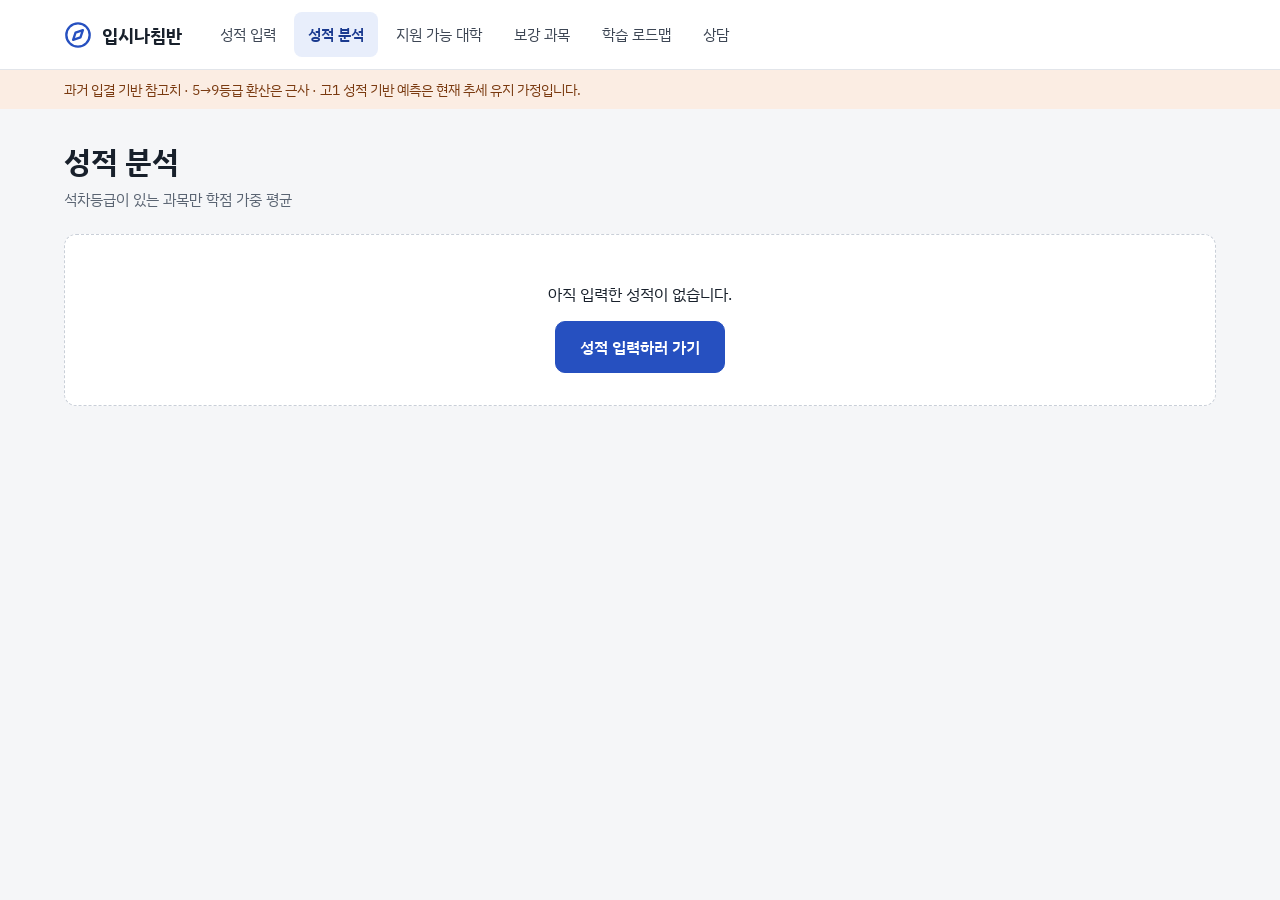
<file: web/analysis.html>
<!doctype html>
<html lang="ko">
<head>
<meta charset="utf-8">
<meta name="viewport" content="width=device-width, initial-scale=1">
<title>입시나침반 · 성적 분석</title>
<link rel="preconnect" href="https://fonts.googleapis.com">
<link href="https://fonts.googleapis.com/css2?family=IBM+Plex+Sans+KR:wght@400;500;600;700&display=swap" rel="stylesheet">
<link rel="stylesheet" href="style.css">
<script src="app.js"></script>
</head>
<body>
<div id="site-top"></div>
<main class="wrap" id="main">
  <div>
    <h1>성적 분석</h1>
    <p class="lead" id="lead">석차등급이 있는 과목만 학점 가중 평균</p>
  </div>
  <p class="error" id="msg" hidden></p>
  <div id="content"></div>
</main>

<script>
renderHeader('analysis.html');
const $ = (id) => document.getElementById(id);
const SCOPE_STYLE = { '전과목': { stroke: '#2650C0', dash: '' }, '국영수사': { stroke: '#B4561A', dash: '6 4' }, '국영수과': { stroke: '#18202B', dash: '2 5' } };
const SCALE_COLORS = ['#142B6B', '#1E3D96', '#2650C0', '#5379D6', '#7F9BE2', '#AFC3F0', '#D2DDF7', '#E8EEFB'];

function statCard(title, v, sub) {
  return el('section', { class: 'card' }, el('h2', { class: 'stat-label' }, title),
    el('div', { class: 'big' + (title.includes('전과목') ? ' primary' : ''), style: 'margin-top: 8px' }, fmt(v.avg)),
    el('p', { class: 'small tabular', style: 'margin: 4px 0 0' }, sub));
}

// 학기별 평균 추이 (등급은 작을수록 좋으므로 위가 1등급)
function trendChart(res) {
  const W = 600, H = 260, L = 60, R = 580, T = 20, B = 220;
  const x = (i) => L + 30 + i * ((R - L - 60) / (SEMESTERS.length - 1));
  const y = (g) => T + (g - 1) / 4 * (B - T);
  const svg = svgEl('svg', { viewBox: `0 0 ${W} ${H}`, width: '100%', role: 'img', 'aria-label': '학기별 평균 등급 추이' });
  [1, 2, 3, 4, 5].forEach((g) => {
    svg.append(svgEl('line', { x1: L, y1: y(g), x2: R, y2: y(g), stroke: '#EEF0F3' }));
    svg.append(svgEl('text', { x: 12, y: y(g) + 4, 'font-size': 12, fill: '#5A6472' }, `${g}등급`));
  });
  SEMESTERS.forEach((s, i) => svg.append(svgEl('text', { x: x(i) - 10, y: 246, 'font-size': 12, fill: '#5A6472' }, s)));
  const done = SEMESTERS.filter((s) => res.semesters[s] && res.semesters[s]['전과목'].avg !== null);
  for (const [scope, st] of Object.entries(SCOPE_STYLE)) {
    const pts = done.filter((s) => res.semesters[s][scope].avg !== null).map((s) => [x(SEMESTERS.indexOf(s)), y(res.semesters[s][scope].avg), res.semesters[s][scope].avg]);
    if (pts.length > 1) svg.append(svgEl('polyline', { points: pts.map((p) => p.slice(0, 2).join(',')).join(' '), fill: 'none', stroke: st.stroke, 'stroke-width': 3, 'stroke-dasharray': st.dash || null }));
    if (scope === '전과목') pts.forEach((p) => {
      svg.append(svgEl('circle', { cx: p[0], cy: p[1], r: 5, fill: st.stroke }));
      svg.append(svgEl('text', { x: p[0] + 6, y: p[1] - 10, 'font-size': 13, 'font-weight': 600, fill: st.stroke }, fmt(p[2])));
    });
  }
  const lastIdx = done.length ? SEMESTERS.indexOf(done[done.length - 1]) : -1;
  if (lastIdx < SEMESTERS.length - 1) {
    const x0 = x(lastIdx + 1) - 30;
    svg.append(svgEl('rect', { x: x0, y: T, width: R - x0, height: B - T, fill: '#F5F6F8', opacity: 0.7 }));
    svg.append(svgEl('text', { x: x0 + (R - x0) / 2 - 60, y: (T + B) / 2, 'font-size': 13, fill: '#5A6472' }, '학기 성적 입력 후 표시'));
  }
  const legend = el('div', { class: 'legend' }, Object.entries(SCOPE_STYLE).map(([scope, st]) => el('span', {},
    svgEl('svg', { width: 24, height: 8, 'aria-hidden': 'true' }, svgEl('line', { x1: 0, y1: 4, x2: 24, y2: 4, stroke: st.stroke, 'stroke-width': 3, 'stroke-dasharray': st.dash || null })), scope)));
  return el('section', { class: 'card grow' }, el('h2', { style: 'margin-bottom: 4px' }, '학기별 평균 추이'),
    el('p', { class: 'small', style: 'margin: 0 0 12px' }, '위로 갈수록 좋은 등급'), legend, svg);
}

// 교과군 × 학기 등급표 (입력한 원래 등급을 그대로 보여 준다)
function heatTable(subjects) {
  const sems = SEMESTERS.filter((s) => subjects.some((x) => x.semester === s));
  const next = SEMESTERS[SEMESTERS.indexOf(sems[sems.length - 1]) + 1];
  const cols = next ? [...sems, next] : sems;
  const groups = GROUPS.filter((g) => subjects.some((x) => x.group === g));
  const cell = (g, s) => {
    const list = subjects.filter((x) => x.group === g && x.semester === s);
    if (!list.length) return el('td', { class: 'g-empty' }, '–');
    const graded = list.filter((x) => x.grade != null);
    if (!graded.length) return el('td', { class: 'gx', title: list.map((x) => x.subject).join(', ') }, `${list.map((x) => x.achievement || '–').join('·')} · 제외`);
    const worst = Math.max(...graded.map((x) => x.grade));
    return el('td', { class: 'g' + worst, title: graded.map((x) => `${x.subject} ${x.grade}등급`).join(', ') }, graded.map((x) => x.grade).join('·'));
  };
  return el('section', { class: 'card', style: 'flex: 1 1 420px' }, el('h2', {}, '교과군 × 학기 등급'),
    el('div', { class: 'table-scroll' }, el('table', { class: 'heat' },
      el('thead', {}, el('tr', {}, el('th', { scope: 'col', style: 'text-align: left' }, '교과군'), cols.map((s) => el('th', { scope: 'col' }, s)))),
      el('tbody', {}, groups.map((g) => el('tr', {}, el('th', { scope: 'row' }, g), cols.map((s) => cell(g, s))))))),
    el('p', { class: 'small', style: 'margin: 8px 0 0' }, '주황 테두리 = 3등급 이하 과목 · "제외" = 석차등급이 없어 평균에서 뺀 과목'));
}

// 한눈에 보기: 추이(서버 계산)와 교과군별 등급 변화(입력값 비교)
function insights(res, subjects) {
  const items = [];
  const t = res.trend;
  if (t) {
    const word = t.direction === '상승' ? '상승 추세' : t.direction === '하락' ? '하락 추세' : '유지';
    const a = res.semesters[t.from]['전과목'].avg, b = res.semesters[t.to]['전과목'].avg;
    items.push(el('li', { class: t.direction === '하락' ? 'warn' : '' }, el('strong', {}, word), ` · 전과목 평균 ${fmt(a)} → ${fmt(b)} (${t.from} → ${t.to})`));
    for (const g of GROUPS) {
      const one = (s) => { const l = subjects.filter((x) => x.group === g && x.semester === s && x.grade != null); return l.length === 1 ? l[0].grade : null; };
      const p = one(t.from), q = one(t.to);
      if (p === null || q === null) continue;
      if (q < p) items.push(el('li', {}, el('strong', {}, `${g} 개선`), ` · ${p}등급 → ${q}등급`));
      else if (q > p) items.push(el('li', { class: 'warn' }, el('strong', {}, `${g} 하락`), ` · ${p}등급 → ${q}등급`));
      else if (p >= 3) items.push(el('li', { class: 'warn' }, el('strong', {}, `${g} 보강 필요`), ` · 두 학기 연속 ${p}등급`));
    }
  } else {
    items.push(el('li', {}, '학기가 둘 이상 입력되면 추이를 보여 드립니다.'));
  }
  if (res.excluded_subjects.length) items.push(el('li', {}, el('strong', {}, '평균 제외'), ` · ${res.excluded_subjects.join(', ')} (석차등급 없음)`));
  return el('section', { class: 'card', style: 'flex: 1 1 340px' }, el('h2', {}, '한눈에 보기'), el('ul', { class: 'insights' }, items));
}

// 9등급 환산 (과거 입결 비교용)
function conversionCard(res) {
  const all = res.cumulative['전과목'];
  const g9 = all.grade9.grade9;
  const left = Math.min(100, Math.max(0, (g9 - 1) / 8 * 100));
  return el('section', { class: 'card', style: 'flex: 1 1 420px' },
    el('h2', { style: 'margin-bottom: 4px' }, '9등급 환산 (과거 입결 비교용)'),
    el('p', { class: 'small', style: 'margin: 0 0 20px' }, '5등급 중간 백분위 → 9등급 역보간 · 근사치'),
    el('div', { class: 'scale' },
      el('div', { class: 'marker', style: `left: ${left}%` }, el('b', {}, `전과목 ${fmt(g9)}`), el('i')),
      el('div', { class: 'bar' }, SCALE_COLORS.map((c) => el('div', { style: `background: ${c}` }))),
      el('div', { class: 'ticks tabular' }, [1, 2, 3, 4, 5, 6, 7, 8, 9].map((n) => el('span', {}, String(n))))),
    el('dl', { class: 'conv' }, Object.entries(res.cumulative).filter(([, v]) => v.grade9).flatMap(([scope, v]) => [
      el('dt', {}, `${scope} ${fmt(v.avg)}`), el('dd', {}, `누적 약 ${Number(v.grade9.percentile).toFixed(1)}% → 9등급 약 ${fmt(v.grade9.grade9)}`)])),
    el('p', { class: 'note', style: 'margin-top: 16px' }, '평균 등급은 백분위가 아니어서 정보 손실이 있습니다. 학생부종합처럼 정성평가 전형은 환산만으로 판단하기 어렵습니다.'),
    el('a', { href: 'universities.html', style: 'display: inline-flex; min-height: 44px; align-items: center; margin-top: 12px; font-weight: 600; font-size: 15px' }, '이 성적으로 지원 가능 대학 보기 →'));
}

async function main() {
  const profile = Store.load() || emptyProfile();
  const subjects = validSubjects(profile.subjects);
  if (!subjects.some((x) => x.grade != null)) {
    $('content').replaceChildren(el('div', { class: 'empty-state' }, el('p', {}, '아직 입력한 성적이 없습니다.'),
      el('a', { href: 'index.html', class: 'btn primary', style: 'display: inline-flex; padding: 0 24px' }, '성적 입력하러 가기')));
    return;
  }
  $('content').replaceChildren(spinner('성적을 분석하는 중입니다.'));
  try {
    const res = await api('/api/grades/analyze', { subjects });
    const sems = Object.keys(res.semesters);
    const all = res.cumulative['전과목'];
    $('lead').textContent = `${sems.map(semLabel).join('·')} 누적 · 석차등급이 있는 과목만 학점 가중 평균`;
    const trendText = sems.map((s) => `${s} ${fmt(res.semesters[s]['전과목'].avg)}`).join(' → ');
    $('content').replaceChildren(el('div', { style: 'display: flex; flex-direction: column; gap: 24px' },
      el('div', { class: 'grid-cards' },
        statCard('누적 평균 · 전과목', all, `${all.formula} · ${trendText}`),
        statCard('국영수사', res.cumulative['국영수사'], res.cumulative['국영수사'].formula),
        statCard('국영수과', res.cumulative['국영수과'], res.cumulative['국영수과'].formula)),
      el('div', { class: 'row stretch' }, trendChart(res), insights(res, subjects)),
      el('div', { class: 'row stretch' }, heatTable(subjects), conversionCard(res)),
      el('p', { class: 'small', style: 'margin: 0' }, res.notes.join(' '))));
  } catch (e) { $('content').replaceChildren(); $('msg').textContent = e.message; $('msg').hidden = false; }
}
main();
</script>
</body>
</html>
</file>
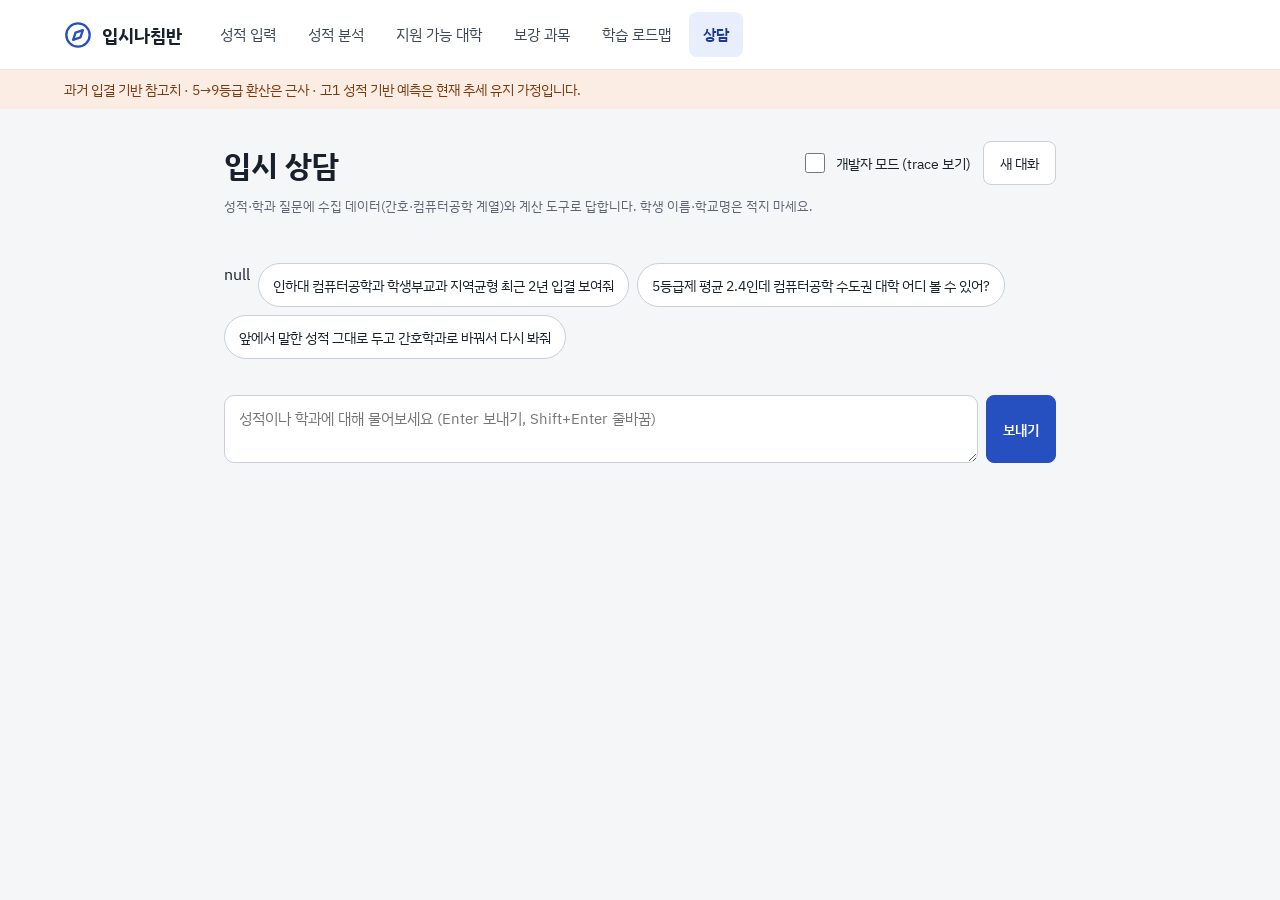
<file: web/chat.html>
<!doctype html>
<html lang="ko">
<head>
<meta charset="utf-8">
<meta name="viewport" content="width=device-width, initial-scale=1">
<title>입시나침반 · 상담</title>
<link rel="preconnect" href="https://fonts.googleapis.com">
<link href="https://fonts.googleapis.com/css2?family=IBM+Plex+Sans+KR:wght@400;500;600;700&display=swap" rel="stylesheet">
<link rel="stylesheet" href="style.css">
<script src="app.js"></script>
<style>
main.wrap { max-width: 880px; }
.q { align-self: flex-end; max-width: 80%; padding: 12px 16px; background: var(--primary); color: #FFFFFF; border-radius: 16px 16px 4px 16px; font-size: 15px; line-height: 1.55; white-space: pre-wrap; }
.a { align-self: stretch; background: var(--surface); border: 1px solid var(--line); border-radius: 4px 16px 16px 16px; padding: 18px 20px; font-size: 15px; line-height: 1.65; display: flex; flex-direction: column; gap: 10px; }
.a h3 { margin: 8px 0 0; font-size: 17px; } .a h4 { margin: 6px 0 0; font-size: 15px; }
.a p { margin: 0; } .a ul, .a ol { margin: 0; padding-left: 22px; } .a hr { border: 0; border-top: 1px solid var(--line-soft); margin: 4px 0; width: 100%; }
.a table { border-collapse: collapse; font-size: 14px; width: 100%; }
.a th, .a td { border-bottom: 1px solid var(--line-soft); padding: 7px 8px; text-align: left; }
.a th { color: var(--muted); font-weight: 600; font-size: 13px; }
.a code { background: var(--bg); padding: 1px 5px; border-radius: 4px; }
.ctx-wrap > summary { list-style: none; }
.ctx-wrap > summary::-webkit-details-marker { display: none; }
.ctx-btn { display: inline-flex; align-items: center; gap: 6px; min-height: 44px; padding: 0 14px; border: 1px solid var(--line-strong); background: var(--surface); border-radius: 8px; font-size: 14px; cursor: pointer; }
.ctx-btn::before { content: '▸'; color: var(--muted); }
.ctx-wrap[open] > .ctx-btn::before { content: '▾'; }
.ctx { margin-top: 10px; padding: 12px 14px; background: var(--bg); border-radius: 8px; display: flex; flex-direction: column; gap: 6px; font-size: 14px; }
.ctx-item { background: var(--surface); border: 1px solid var(--line); border-radius: 8px; padding: 0 12px; }
.ctx-item summary { cursor: pointer; min-height: 44px; display: flex; align-items: center; gap: 4px; font-weight: 600; }
.ctx-item[open] { padding-bottom: 10px; }
.ctx-item ul { margin: 0; padding-left: 20px; display: flex; flex-direction: column; gap: 4px; color: var(--text-2); font-size: 13px; }
.trace pre { margin: 4px 0 0; white-space: pre-wrap; font: inherit; }
.trace { margin: 10px 0 0; padding: 12px 14px 12px 32px; background: #18202B; color: #E2E5EA; border-radius: 8px; font-size: 12px; display: flex; flex-direction: column; gap: 8px; }
.trace pre { color: #C9CFD8; max-height: 160px; overflow: auto; }
.suggest { display: flex; flex-wrap: wrap; gap: 8px; }
.suggest button { min-height: 44px; padding: 0 14px; border: 1px solid var(--line-strong); background: var(--surface); border-radius: 999px; font-size: 14px; cursor: pointer; }
.composer { position: sticky; bottom: 0; background: var(--bg); padding: 12px 0 16px; display: flex; gap: 8px; }
.composer textarea { flex: 1; min-height: 52px; max-height: 200px; padding: 12px 14px; border: 1px solid var(--line-strong); border-radius: 10px; font: inherit; font-size: 15px; resize: vertical; }
.thinking { align-self: flex-start; color: var(--muted); font-size: 14px; }
</style>
</head>
<body>
<div id="site-top"></div>
<main class="wrap">
  <div class="page-head">
    <h1>입시 상담</h1>
    <div style="display: flex; flex-wrap: wrap; gap: 12px; align-items: center">
      <label style="display: inline-flex; align-items: center; gap: 8px; min-height: 44px; font-size: 14px">
        <input type="checkbox" id="dev" style="width: 20px; height: 20px"> 개발자 모드 (trace 보기)
      </label>
      <button type="button" class="btn" id="reset">새 대화</button>
    </div>
  </div>
  <p class="small" style="margin: -12px 0 0">성적·학과 질문에 수집 데이터(간호·컴퓨터공학 계열)와 계산 도구로 답합니다. 학생 이름·학교명은 적지 마세요.</p>
  <div id="log" style="display: flex; flex-direction: column; gap: 16px" aria-live="polite"></div>
  <div class="suggest" id="suggest"></div>
  <form class="composer" id="form">
    <label for="q" class="sr-only">질문 입력</label>
    <textarea id="q" placeholder="성적이나 학과에 대해 물어보세요 (Enter 보내기, Shift+Enter 줄바꿈)" required></textarea>
    <button type="submit" class="btn" id="send" style="min-height: 52px; font-weight: 600; background: var(--primary); color: #FFFFFF; border-color: var(--primary)">보내기</button>
  </form>
</main>

<script>
renderHeader('chat.html');
const $ = (id) => document.getElementById(id);
const THREAD_KEY = 'ipsi.thread.v1';
let threadId = null;
try { threadId = localStorage.getItem(THREAD_KEY); } catch { /* 저장 불가 */ }

// ---- 마크다운(답변) → DOM. HTML은 해석하지 않고 글자로만 넣는다 ----
function inline(text) {
  const out = [];
  const re = /\*\*(.+?)\*\*|`([^`]+)`/g;
  let last = 0, m;
  while ((m = re.exec(text))) {
    if (m.index > last) out.push(text.slice(last, m.index));
    out.push(m[1] !== undefined ? el('strong', {}, m[1]) : el('code', {}, m[2]));
    last = re.lastIndex;
  }
  if (last < text.length) out.push(text.slice(last));
  return out;
}
function cells(line) { return line.trim().replace(/^\|/, '').replace(/\|$/, '').split('|').map((c) => c.trim()); }
function markdown(src) {
  const lines = src.replace(/\r/g, '').split('\n');
  const out = [];
  let para = [];
  const flush = () => { if (para.length) { out.push(el('p', {}, para.flatMap((l, i) => i ? [el('br'), ...inline(l)] : inline(l)))); para = []; } };
  for (let i = 0; i < lines.length; i++) {
    const line = lines[i];
    if (!line.trim()) { flush(); continue; }
    if (/^\s*(---|\*\*\*)\s*$/.test(line)) { flush(); out.push(el('hr')); continue; }
    const h = line.match(/^(#{1,4})\s+(.*)$/);
    if (h) { flush(); out.push(el(h[1].length <= 2 ? 'h3' : 'h4', {}, inline(h[2]))); continue; }
    if (line.trim().startsWith('|') && i + 1 < lines.length && /^\s*\|?[\s:|-]+\|?\s*$/.test(lines[i + 1])) {
      flush();
      const head = cells(line); i += 2;
      const body = [];
      while (i < lines.length && lines[i].trim().startsWith('|')) body.push(cells(lines[i++]));
      i--;
      out.push(el('div', { class: 'table-scroll' }, el('table', {}, el('thead', {}, el('tr', {}, head.map((c) => el('th', { scope: 'col' }, inline(c))))),
        el('tbody', {}, body.map((r) => el('tr', {}, r.map((c) => el('td', { class: 'tabular' }, inline(c)))))))));
      continue;
    }
    const li = line.match(/^\s*([-*]|\d+\.)\s+(.*)$/);
    if (li) {
      flush();
      const ordered = /\d/.test(li[1]);
      const items = [];
      while (i < lines.length) {
        const m = lines[i].match(/^\s*([-*]|\d+\.)\s+(.*)$/);
        if (!m || /\d/.test(m[1]) !== ordered) break;
        items.push(el('li', {}, inline(m[2]))); i++;
      }
      i--;
      out.push(el(ordered ? 'ol' : 'ul', {}, items));
      continue;
    }
    para.push(line);
  }
  flush();
  return out;
}

// ---- 대화 ----
function scrollEnd() { window.scrollTo({ top: document.body.scrollHeight, behavior: 'smooth' }); }

// 근거(contexts)를 학부모가 읽기 쉬운 제목으로 바꾼다. doc_id 원문은 펼친 안쪽에 작게 남긴다.
function contextTitle(c) {
  if (c.doc_id.includes('calc_school_gpa')) return '평균 계산 (학점 가중 평균)';
  if (c.doc_id.includes('classify_chances')) return '9등급 환산 (5등급 평균 → 9등급 근사치)';
  if (c.doc_id.includes('lookup_admission_results')) return '입결 조회 결과';
  const univ = (c.text.split('\n')[0] || '').split(' ')[0];
  const year = (c.text.match(/(\d{4})학년도/) || [])[1];
  return `${univ}${year ? ` ${year}학년도` : ''} 입시결과 · 출처: ${friendlySource(c.doc_id)}`;
}

function contextList(contexts) {
  return el('div', { class: 'ctx' },
    el('p', { class: 'small', style: 'margin: 0' }, '답변의 숫자가 나온 근거입니다. 항목을 누르면 펼쳐집니다.'),
    contexts.map((c) => {
      const lines = c.text.split('\n').filter(Boolean);
      return el('details', { class: 'ctx-item' },
        el('summary', { title: c.doc_id }, contextTitle(c), lines.length > 1 ? el('span', { class: 'small' }, ` ${lines.length}건`) : null),
        el('ul', {}, lines.map((l) => el('li', {}, l))));
    }));
}

function answerCard(res) {
  const ctxList = el('details', { class: 'ctx-wrap' },
    el('summary', { class: 'ctx-btn' }, `근거 보기 (${res.contexts.length}건)`), contextList(res.contexts));
  // 처리 과정(trace 원자료)은 개발자 모드에서만 보이고, 근거 보기처럼 접힌 상태로 시작한다
  const trace = el('details', { class: 'ctx-wrap', 'data-trace': '', hidden: !$('dev').checked },
    el('summary', { class: 'ctx-btn' }, `처리 과정 보기 (${res.trace.length}단계 · 개발자용)`),
    el('ol', { class: 'trace' }, res.trace.map((t) => el('li', {}, el('strong', {}, t.step),
      el('pre', {}, [typeof t.input === 'string' ? t.input : JSON.stringify(t.input), t.output ? '→ ' + t.output : ''].filter(Boolean).join('\n'))))));
  return el('article', { class: 'a' }, markdown(res.answer), res.pending_approval ? approvalBox(res) : null,
    res.contexts.length ? ctxList : null, trace);
}

// 프로필 저장 승인(HITL): 승인 전에는 저장되지 않는다
function approvalBox(res) {
  const items = res.pending_approval.map((p) => {
    const a = p.args || {};
    const subj = (a.subjects || []).length;
    return el('li', {}, `별칭 '${a.alias || ''}' · 희망 학과 ${a.major || '–'}${subj ? ` · 과목 성적 ${subj}개` : ''}`);
  });
  const box = el('div', { class: 'note', style: 'background: var(--primary-soft); color: var(--text)' },
    el('strong', {}, '저장 승인 필요'), el('ul', { style: 'margin: 6px 0 10px; padding-left: 18px' }, items),
    el('div', { style: 'display: flex; gap: 8px' },
      el('button', { type: 'button', class: 'btn', style: 'background: var(--primary); color: #FFFFFF; border-color: var(--primary)', onClick: () => decide(true) }, '저장 승인'),
      el('button', { type: 'button', class: 'btn', onClick: () => decide(false) }, '거절')));
  async function decide(approve) {
    box.replaceChildren(spinner(approve ? '저장하는 중입니다.' : '거절을 전달하는 중입니다.'));
    try {
      const next = await api('/query/resume', { thread_id: res.thread_id, approve });
      box.replaceWith(answerCard(next));
    } catch (e) { box.replaceChildren(el('p', { class: 'error' }, e.message)); }
  }
  return box;
}

async function send(question) {
  if (!question.trim()) return;
  $('log').append(el('div', { class: 'q' }, question));
  const wait = spinner('답변을 만드는 중입니다. 도구를 호출하느라 30초~1분 걸릴 수 있어요.', { elapsed: true });
  $('log').append(wait); scrollEnd();
  $('send').disabled = true; $('q').value = '';
  try {
    const res = await api('/query', { question, thread_id: threadId });
    threadId = res.thread_id;
    try { localStorage.setItem(THREAD_KEY, threadId); } catch { /* 저장 불가 */ }
    wait.replaceWith(answerCard(res));
  } catch (e) {
    wait.replaceWith(el('p', { class: 'error' }, e.message));
  } finally { $('send').disabled = false; scrollEnd(); $('q').focus(); }
}

// 입력 화면에서 넣은 성적을 질문 문장으로 만든다 (평균은 서버가 계산)
function gradesQuestion() {
  const p = Store.load();
  if (!p || !p.subjects.some((s) => s.grade != null)) return null;
  const sems = SEMESTERS.filter((s) => p.subjects.some((x) => x.semester === s && x.grade != null));
  const parts = sems.map((s) => `${semLabel(s)}: ` + p.subjects.filter((x) => x.semester === s && x.grade != null)
    .map((x) => `${x.subject || x.group}(${x.group}) ${x.grade}등급 ${x.credits}학점`).join(', '));
  const major = p.major ? ` 희망 학과는 ${p.major}야.` : '';
  return `우리 애 성적이야. ${parts.join(' / ')}.${major} 학기별 추이랑 지금 수준에서 갈 만한 대학 보여줘`;
}

function renderSuggest() {
  const items = ['인하대 컴퓨터공학과 학생부교과 지역균형 최근 2년 입결 보여줘',
    '5등급제 평균 2.4인데 컴퓨터공학 수도권 대학 어디 볼 수 있어?', '앞에서 말한 성적 그대로 두고 간호학과로 바꿔서 다시 봐줘'];
  const gq = gradesQuestion();
  $('suggest').replaceChildren(
    gq ? el('button', { type: 'button', style: 'border-color: var(--primary); color: var(--primary-dark); font-weight: 600', onClick: () => { $('q').value = gq; $('q').focus(); } }, '입력한 성적으로 질문하기') : null,
    ...items.map((t) => el('button', { type: 'button', onClick: () => send(t) }, t)));
}

$('form').addEventListener('submit', (e) => { e.preventDefault(); send($('q').value); });
$('q').addEventListener('keydown', (e) => { if (e.key === 'Enter' && !e.shiftKey && !e.isComposing) { e.preventDefault(); send($('q').value); } });
$('dev').addEventListener('change', () => document.querySelectorAll('[data-trace]').forEach((t) => { t.hidden = !$('dev').checked; }));
$('reset').addEventListener('click', () => {
  threadId = null;
  try { localStorage.removeItem(THREAD_KEY); } catch { /* 저장 불가 */ }
  $('log').replaceChildren();
});
renderSuggest();
</script>
</body>
</html>
</file>
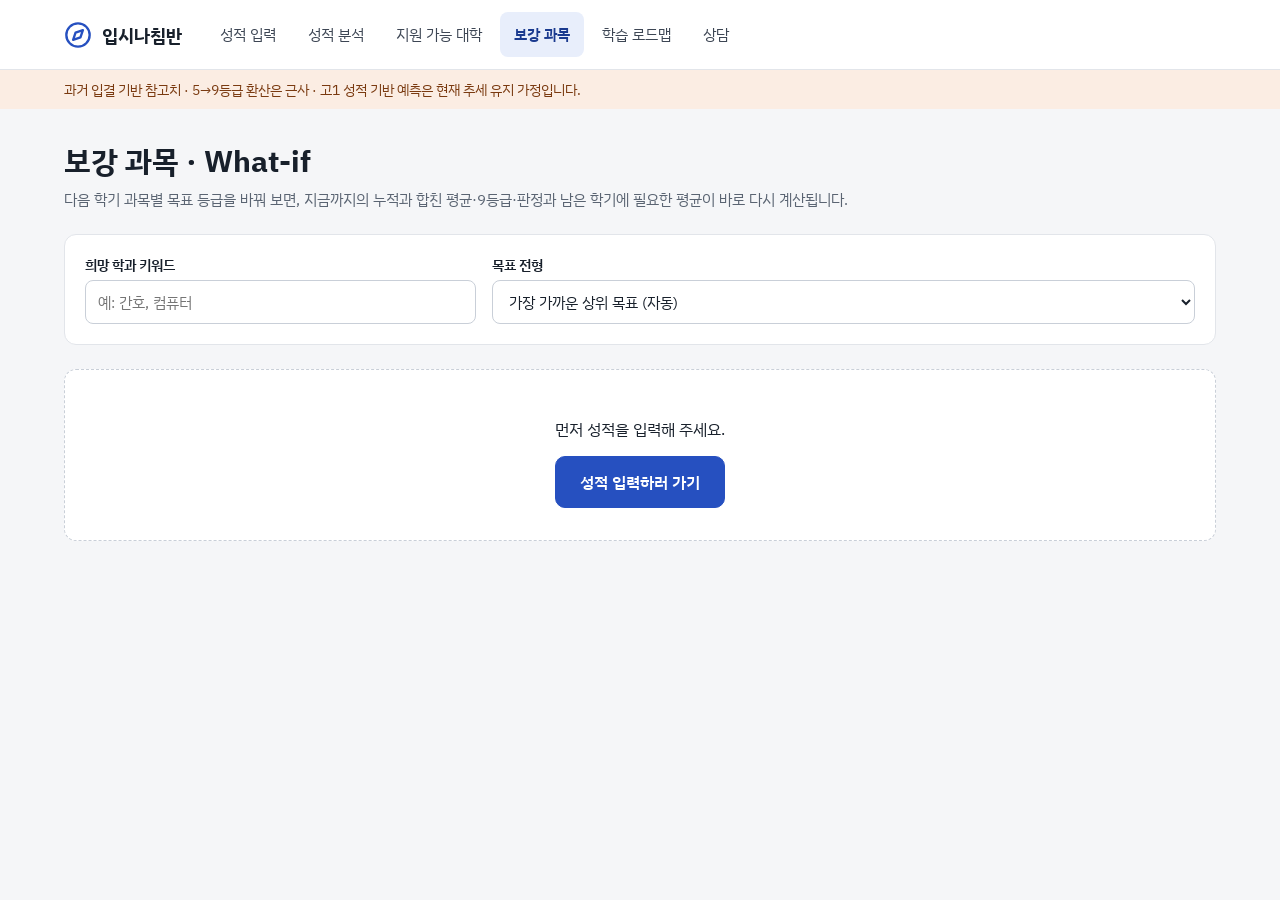
<file: web/improve.html>
<!doctype html>
<html lang="ko">
<head>
<meta charset="utf-8">
<meta name="viewport" content="width=device-width, initial-scale=1">
<title>입시나침반 · 보강 과목</title>
<link rel="preconnect" href="https://fonts.googleapis.com">
<link href="https://fonts.googleapis.com/css2?family=IBM+Plex+Sans+KR:wght@400;500;600;700&display=swap" rel="stylesheet">
<link rel="stylesheet" href="style.css">
<script src="app.js"></script>
<style>
.plan { margin: 0; padding: 0; list-style: none; display: flex; flex-direction: column; gap: 8px; }
.plan li { display: flex; justify-content: space-between; align-items: center; gap: 12px; padding: 10px 12px; border: 1px solid var(--line); border-radius: 10px; }
.stepper { display: inline-flex; align-items: center; gap: 6px; }
.stepper button { width: 44px; height: 44px; border-radius: 8px; border: 1px solid var(--line-strong); background: var(--surface); font-size: 18px; cursor: pointer; }
.stepper span { min-width: 56px; text-align: center; font-weight: 600; }
.bar { height: 8px; border-radius: 4px; background: var(--primary-soft); overflow: hidden; margin-top: 6px; }
.bar i { display: block; height: 100%; background: var(--primary); }
.tier { display: inline-block; padding: 6px 12px; border-radius: 8px; font-weight: 700; background: var(--primary-soft); color: var(--primary-dark); }
</style>
</head>
<body>
<div id="site-top"></div>
<main class="wrap">
  <div>
    <h1>보강 과목 · What-if</h1>
    <p class="lead">다음 학기 과목별 목표 등급을 바꿔 보면, 지금까지의 누적과 합친 평균·9등급·판정과 남은 학기에 필요한 평균이 바로 다시 계산됩니다.</p>
  </div>
  <p class="error" id="msg" hidden></p>
  <section class="card" style="display: flex; flex-wrap: wrap; gap: 16px; align-items: flex-end">
    <div style="display: flex; flex-direction: column; gap: 6px; flex: 1 1 200px">
      <label class="lbl" for="kw">희망 학과 키워드</label>
      <input id="kw" class="field" type="text" placeholder="예: 간호, 컴퓨터">
    </div>
    <div style="display: flex; flex-direction: column; gap: 6px; flex: 2 1 320px">
      <label class="lbl" for="target">목표 전형</label>
      <select id="target" class="field"><option value="">가장 가까운 상위 목표 (자동)</option></select>
    </div>
  </section>
  <div id="content"></div>
</main>
<script>
renderHeader('improve.html');
const $ = (id) => document.getElementById(id);
const profile = Store.load() || emptyProfile();
const base = validSubjects(profile.subjects);
let plan = [];      // 다음 학기 가정 과목 (기본 = 가장 최근 학기 성적 유지)
let next = null;    // 가정할 다음 학기 (입력한 마지막 학기의 다음). 3학년 1학기까지 다 입력했으면 null
let targets = [];   // 목표 후보 (자동으로 고른 목표)
let timer = null;

function initPlan() {
  const last = SEMESTERS.filter((s) => base.some((x) => x.semester === s)).pop();
  next = SEMESTERS[SEMESTERS.indexOf(last) + 1] || null;
  plan = next ? base.filter((x) => x.semester === last && x.grade != null).map((x) => ({ ...x, semester: next, subject: x.subject.replace(/\d$/, '') + `(${next} 가정)` })) : [];
}

function stat(title, value, sub) {
  return el('section', { class: 'card' }, el('h2', { class: 'stat-label' }, title), el('div', { class: 'big primary', style: 'margin-top: 8px' }, value), el('p', { class: 'small', style: 'margin: 4px 0 0' }, sub));
}

function render(res) {
  const c = res.current;
  const sel = $('target').value;
  const t = res.targets.find((x) => `${x.univ_name}|${x.track_name}` === sel) || res.targets[0];
  const planList = el('ul', { class: 'plan' }, plan.map((p, i) => el('li', {},
    el('div', {}, el('div', { style: 'font-weight: 600' }, p.group), el('div', { class: 'small' }, `${p.credits}학점`)),
    el('div', { class: 'stepper' },
      el('button', { type: 'button', 'aria-label': `${p.group} 한 등급 올리기`, onClick: () => { if (p.grade > 1) { p.grade--; schedule(); } } }, '−'),
      el('span', {}, `${p.grade}등급`),
      el('button', { type: 'button', 'aria-label': `${p.group} 한 등급 내리기`, onClick: () => { if (p.grade < 5) { p.grade++; schedule(); } } }, '+')))));
  const maxEff = Math.max(...res.group_effects.map((g) => g.share * g.room), 0.0001);
  $('content').replaceChildren(el('div', { style: 'display: flex; flex-direction: column; gap: 24px' },
    t ? el('p', { class: 'note', style: 'background: var(--surface); border: 1px solid var(--line); font-size: 14px' },
      `목표: ${t.univ_name} ${t.unit_name} ${t.track_name} · 2026 ${t.basis} ${fmt(t.cut9)}(9등급) ≈ 5등급 ${fmt(t.target_avg5)} · 출처: ${friendlySource(t.source_doc)}`) : null,
    el('div', { class: 'grid-cards' },
      stat(`누적 평균 (${c.semesters_done.join('·')})`, fmt(c.avg5), `${c.sum} ÷ ${c.credits}학점 · ${semLabel(next)}는 가정값`),
      stat('9등급 환산', fmt(c.grade9), t ? `컷까지 ${t.gap > 0 ? '+' : ''}${fmt(t.gap)}` : ''),
      el('section', { class: 'card' }, el('h2', { class: 'stat-label' }, '판정'), el('div', { style: 'margin-top: 12px' }, el('span', { class: 'tier' }, t ? t.current_label : '–')),
        el('p', { class: 'small', style: 'margin: 8px 0 0' }, t ? [
          t.sosin_reachable ? `남은 ${res.remaining_semesters}학기 평균 ${fmt(t.required_future_avg_sosin)}이면 소신선` : `소신선은 모두 1등급이어도 어려움`,
          ' · ',
          t.reachable ? `${fmt(t.required_future_avg)}이면 적정선` : `적정선은 모두 1등급이어도 어려움(필요 ${fmt(t.required_future_avg)})`].join('') : ''))),
    el('div', { class: 'row stretch' },
      el('section', { class: 'card grow' }, el('h2', {}, `${semLabel(next)} 목표 등급`), el('p', { class: 'small', style: 'margin: -6px 0 12px' }, '기본값 = 가장 최근 학기 성적 유지 가정 · 학점은 최근 학기와 같다고 가정'),
        planList, el('button', { type: 'button', class: 'btn', style: 'margin-top: 12px', onClick: () => { initPlan(); schedule(); } }, '최근 학기 성적 유지로 되돌리기')),
      el('section', { class: 'card', style: 'flex: 1 1 340px' }, el('h2', {}, '1등급 올리면 효과가 큰 교과군'), el('p', { class: 'small', style: 'margin: -6px 0 12px' }, '학점 비중 × 1등급까지 남은 폭 순'),
        el('ol', { class: 'insights', style: 'list-style: none' }, res.group_effects.map((g, i) => el('li', {},
          el('div', { style: 'display: flex; justify-content: space-between' }, el('strong', {}, `${i + 1}. ${g.group}`), el('span', { class: 'small' }, `평균 ${fmt(g.avg)} · 비중 ${(g.share * 100).toFixed(1)}%`)),
          el('div', { class: 'bar' }, el('i', { style: `width: ${Math.round(g.share * g.room / maxEff * 100)}%` }))))))),
    el('section', { class: 'card' }, el('h2', {}, '목표별 남은 학기 필요 평균'),
      el('div', { class: 'table-scroll' }, el('table', { class: 'grades', style: 'min-width: 640px' },
        el('thead', {}, el('tr', {}, ['목표', '지금 판정', '기준선(9등급)', `소신선까지 남은 ${res.remaining_semesters}학기 평균`, `적정선까지 남은 ${res.remaining_semesters}학기 평균`].map((h) => el('th', { scope: 'col' }, h)))),
        el('tbody', {}, res.targets.map((x) => el('tr', {}, el('td', {}, `${x.univ_name} ${x.track_name}`), el('td', {}, x.current_label),
          el('td', { class: 'tabular' }, fmt(x.cut9)),
          el('td', { class: 'tabular' }, x.sosin_reachable ? fmt(x.required_future_avg_sosin) : `${fmt(x.required_future_avg_sosin)} (어려움)`),
          el('td', { class: 'tabular' }, x.reachable ? fmt(x.required_future_avg) : `${fmt(x.required_future_avg)} (어려움)`))))))),
    el('p', { class: 'small', style: 'margin: 0' }, res.notes.join(' '))));
}

async function run() {
  const keyword = $('kw').value.trim();
  if (!keyword) { $('content').replaceChildren(el('p', { class: 'small' }, '희망 학과 키워드를 입력해 주세요.')); return; }
  $('msg').hidden = true;
  $('content').replaceChildren(spinner('남은 학기 시나리오를 계산하는 중입니다.'));
  const [tu, tt] = ($('target').value || '|').split('|');
  try {
    const res = await api('/api/simulate', { subjects: [...base, ...plan], keyword, target_univ: tu || null, target_track: tt || null });
    if (res.error) throw new Error(res.error);
    if (!targets.length) {
      targets = res.targets;
      $('target').replaceChildren(el('option', { value: '' }, '가장 가까운 상위 목표 (자동)'),
        ...targets.map((x) => el('option', { value: `${x.univ_name}|${x.track_name}` }, `${x.univ_name} ${x.track_name} (지금 ${x.current_label})`)));
    }
    render(res);
  } catch (e) { $('content').replaceChildren(); $('msg').textContent = e.message; $('msg').hidden = false; }
}
function schedule() { clearTimeout(timer); timer = setTimeout(run, 250); }

if (!base.some((x) => x.grade != null)) {
  $('content').replaceChildren(el('div', { class: 'empty-state' }, el('p', {}, '먼저 성적을 입력해 주세요.'),
    el('a', { href: 'index.html', class: 'btn primary', style: 'display: inline-flex; padding: 0 24px' }, '성적 입력하러 가기')));
} else if (initPlan(), !next) {
  // 반영 학기(3학년 1학기까지)를 모두 입력했으면 남은 학기가 없어 What-if를 계산할 수 없다
  $('content').replaceChildren(el('div', { class: 'empty-state' },
    el('p', {}, '3학년 1학기까지 모두 입력되어 남은 반영 학기가 없습니다. 지금 누적 평균의 판정은 ‘지원 가능 대학’ 화면에서 확인하세요.'),
    el('p', { class: 'small' }, '중간 학기 기준으로 시뮬레이션하려면 성적 입력 화면에서 그 뒤 학기 과목을 지워 주세요.'),
    el('a', { href: 'universities.html', class: 'btn primary', style: 'display: inline-flex; padding: 0 24px' }, '지원 가능 대학 보기')));
} else {
  $('kw').value = profile.major || '';
  $('kw').addEventListener('change', () => { targets = []; profile.major = $('kw').value.trim(); Store.save(profile); run(); });
  $('target').addEventListener('change', run);
  run();
}
</script>
</body>
</html>
</file>
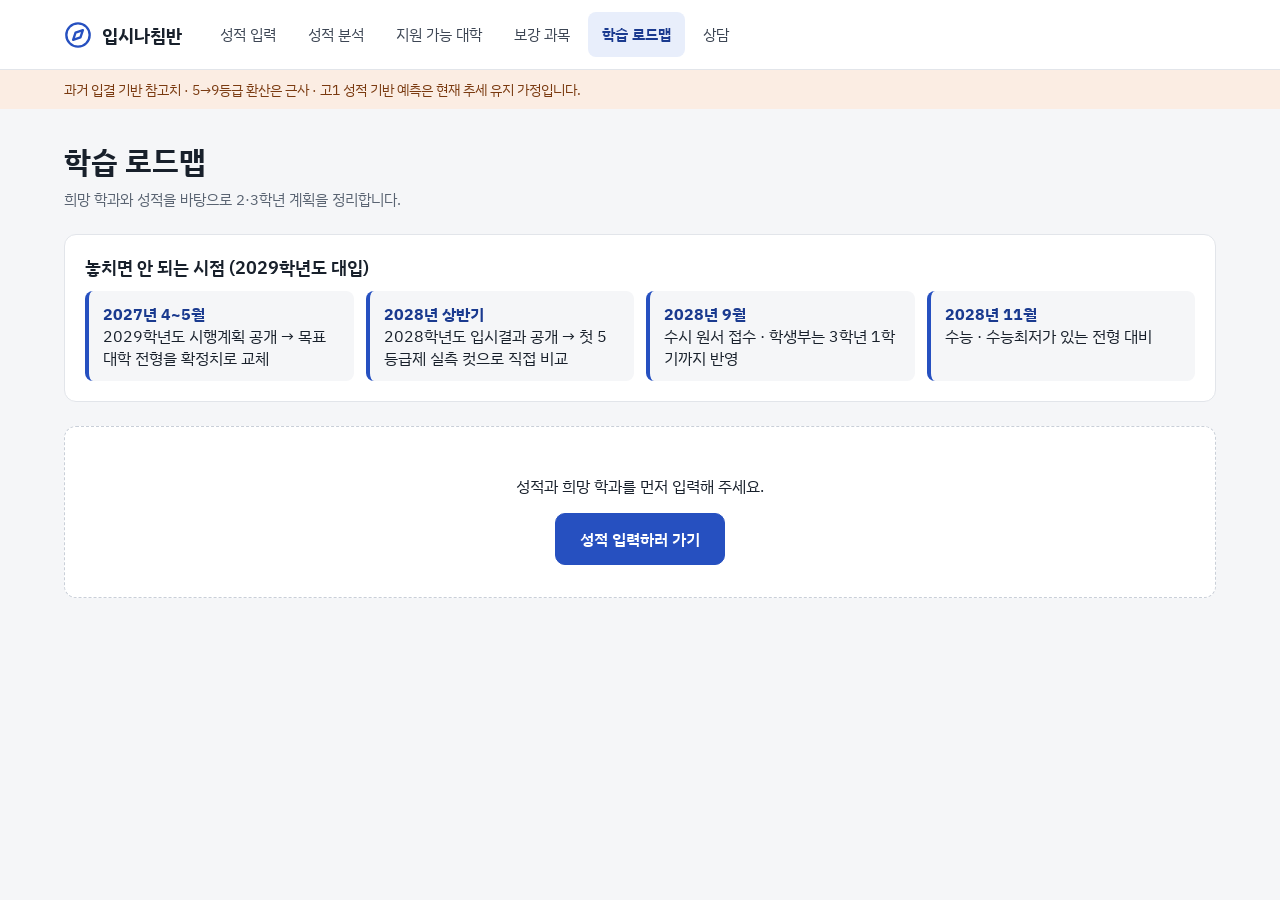
<file: web/roadmap.html>
<!doctype html>
<html lang="ko">
<head>
<meta charset="utf-8">
<meta name="viewport" content="width=device-width, initial-scale=1">
<title>입시나침반 · 학습 로드맵</title>
<link rel="preconnect" href="https://fonts.googleapis.com">
<link href="https://fonts.googleapis.com/css2?family=IBM+Plex+Sans+KR:wght@400;500;600;700&display=swap" rel="stylesheet">
<link rel="stylesheet" href="style.css">
<script src="app.js"></script>
<style>
.timeline { margin: 0; padding: 0; list-style: none; display: grid; grid-template-columns: repeat(auto-fit, minmax(200px, 1fr)); gap: 12px; }
.timeline li { padding: 12px 14px; border-left: 4px solid var(--primary); background: var(--bg); border-radius: 8px; }
.timeline b { display: block; color: var(--primary-dark); }
.sem { display: grid; grid-template-columns: repeat(auto-fit, minmax(280px, 1fr)); gap: 16px; }
.sem h3 { margin: 14px 0 6px; font-size: 14px; color: var(--muted); }
.chip { display: inline-block; margin: 0 6px 6px 0; padding: 6px 10px; border-radius: 999px; background: var(--primary-soft); color: var(--primary-dark); font-size: 13px; }
.chip.core { background: var(--navy); color: #FFFFFF; }
.sem ul { margin: 0; padding-left: 18px; line-height: 1.7; font-size: 14px; }
</style>
</head>
<body>
<div id="site-top"></div>
<main class="wrap">
  <div>
    <h1>학습 로드맵</h1>
    <p class="lead" id="lead">희망 학과와 성적을 바탕으로 2·3학년 계획을 정리합니다.</p>
  </div>
  <p class="error" id="msg" hidden></p>
  <section class="card">
    <h2>놓치면 안 되는 시점 (2029학년도 대입)</h2>
    <ol class="timeline">
      <li><b>2027년 4~5월</b>2029학년도 시행계획 공개 → 목표 대학 전형을 확정치로 교체</li>
      <li><b>2028년 상반기</b>2028학년도 입시결과 공개 → 첫 5등급제 실측 컷으로 직접 비교</li>
      <li><b>2028년 9월</b>수시 원서 접수 · 학생부는 3학년 1학기까지 반영</li>
      <li><b>2028년 11월</b>수능 · 수능최저가 있는 전형 대비</li>
    </ol>
  </section>
  <div id="content"></div>
</main>
<script>
renderHeader('roadmap.html');
const $ = (id) => document.getElementById(id);
const profile = Store.load() || emptyProfile();
const subjects = validSubjects(profile.subjects);

function chips(list, cls) { return list.map((c) => el('span', { class: 'chip' + (cls ? ' ' + cls : '') }, c)); }

async function main() {
  const keyword = (profile.major || '').trim();
  if (!keyword || !subjects.some((x) => x.grade != null)) {
    $('content').replaceChildren(el('div', { class: 'empty-state' }, el('p', {}, '성적과 희망 학과를 먼저 입력해 주세요.'),
      el('a', { href: 'index.html', class: 'btn primary', style: 'display: inline-flex; padding: 0 24px' }, '성적 입력하러 가기')));
    return;
  }
  $('content').replaceChildren(spinner('권장과목과 보강 우선순위를 불러오는 중입니다.'));
  try {
    const [sim, crs] = await Promise.all([api('/api/simulate', { subjects, keyword }), api(`/api/courses?keyword=${encodeURIComponent(keyword)}`)]);
    if (sim.error) throw new Error(sim.error);
    $('lead').textContent = `희망 학과 ${keyword} · 2029학년도 대입 · 누적 ${fmt(sim.current.avg5)} (9등급 약 ${fmt(sim.current.grade9)})`;
    const focus = sim.group_effects.filter((g) => g.avg > 1.5).slice(0, 3);
    const designated = crs.results.filter((x) => x.designated);
    const core = [...new Set(designated.flatMap((x) => x.core_courses))];
    const rec = [...new Set(designated.flatMap((x) => x.recommended_courses))].filter((c) => !core.includes(c));
    const target = sim.targets[0];
    const focusList = el('ul', {}, focus.length ? focus.map((g) => el('li', {}, el('strong', {}, g.group), ` · 지금 평균 ${fmt(g.avg)}, 학점 비중 ${(g.share * 100).toFixed(1)}%`))
      : el('li', {}, '모든 교과군이 1등급대입니다. 지금 수준 유지가 목표입니다.'));
    $('content').replaceChildren(el('div', { style: 'display: flex; flex-direction: column; gap: 24px' },
      el('div', { class: 'sem' },
        el('section', { class: 'card' }, el('h2', {}, '2학년 1학기'), el('span', { class: 'small' }, '평균을 끌어올릴 효과가 가장 큰 시기'),
          el('h3', {}, '집중 교과군 (학점 비중 × 남은 폭 순)'), focusList,
          el('h3', {}, '선택과목 후보 (학교 개설 과목 중)'), el('div', {}, chips(core, 'core'), chips(rec.slice(0, 8))),
          el('h3', {}, '할 일'), el('ul', {}, el('li', {}, '담임 상담에서 2학년 개설 과목 확인'), el('li', {}, '학기말 성적을 입력하고 다시 분석'))),
        el('section', { class: 'card' }, el('h2', {}, '2학년 2학기'), el('span', { class: 'small' }, '2-1 결과로 다시 계산'),
          el('h3', {}, '목표'), el('ul', {}, target ? el('li', {}, `${target.univ_name} ${target.track_name}: 남은 학기 평균 ${fmt(target.required_future_avg)}`, target.reachable ? '이면 적정선' : ' (모두 1등급이어도 어려움)')
            : el('li', {}, '목표 전형을 보강 과목 화면에서 정해 주세요.')),
          el('h3', {}, '3학년 선택과목 정하기'), el('div', {}, chips(rec.slice(8, 14).length ? rec.slice(8, 14) : rec.slice(0, 4))),
          el('h3', {}, '할 일'), el('ul', {}, el('li', {}, '보강 과목 화면에서 2-1 실제 성적으로 다시 시뮬레이션'), el('li', {}, '희망 학과 권장과목 성취도 관리'))),
        el('section', { class: 'card' }, el('h2', {}, '3학년 1학기'), el('span', { class: 'small' }, '수시 학생부 반영 마지막 학기'),
          el('h3', {}, '할 일'), el('ul', {}, el('li', {}, '2029학년도 시행계획(2027년 4~5월 공개)으로 지원 전형 확정'),
            el('li', {}, '수능최저가 있는 전형이면 수능 영역 준비'), el('li', {}, '지원 가능 대학 화면에서 상향·소신·적정·안정을 고르게 구성')))),
      el('section', { class: 'card' }, el('h2', {}, `대학별 권장·핵심 과목 (${keyword})`),
        designated.length ? el('div', { class: 'table-scroll' }, el('table', { class: 'grades', style: 'min-width: 640px' },
          el('thead', {}, el('tr', {}, ['대학', '모집단위', '핵심 과목', '권장 과목', '출처'].map((h) => el('th', { scope: 'col' }, h)))),
          el('tbody', {}, designated.map((x) => el('tr', {}, el('td', {}, x.univ_name), el('td', {}, x.field_or_dept),
            el('td', {}, x.core_courses.join(', ') || '–'), el('td', {}, x.recommended_courses.join(', ') || '–'),
            el('td', { class: 'small' }, `${x.source_doc} p.${x.source_page}`))))))
          : el('p', { class: 'small' }, '이 학과는 권장과목 자료가 없습니다.'),
        el('p', { class: 'small', style: 'margin: 12px 0 0' }, `권장과목을 따로 지정하지 않은 대학: ${crs.results.filter((x) => !x.designated).map((x) => x.univ_name).join(', ') || '없음'}`)),
      el('p', { class: 'small', style: 'margin: 0' }, crs.notes.join(' '))));
  } catch (e) { $('content').replaceChildren(); $('msg').textContent = e.message; $('msg').hidden = false; }
}
main();
</script>
</body>
</html>
</file>
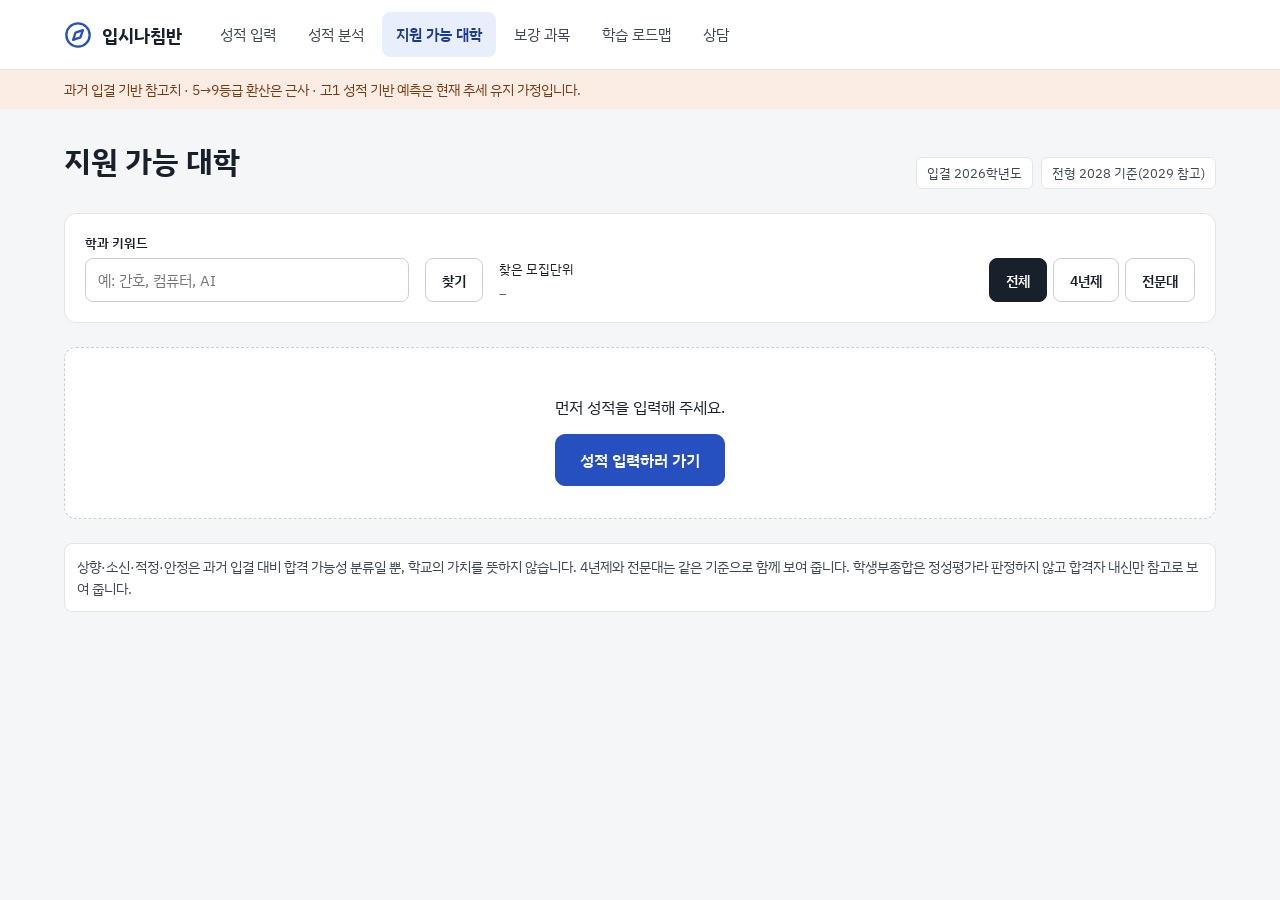
<file: web/universities.html>
<!doctype html>
<html lang="ko">
<head>
<meta charset="utf-8">
<meta name="viewport" content="width=device-width, initial-scale=1">
<title>입시나침반 · 지원 가능 대학</title>
<link rel="preconnect" href="https://fonts.googleapis.com">
<link href="https://fonts.googleapis.com/css2?family=IBM+Plex+Sans+KR:wght@400;500;600;700&display=swap" rel="stylesheet">
<link rel="stylesheet" href="style.css">
<script src="app.js"></script>
<style>
.tiers { display: grid; grid-template-columns: repeat(auto-fit, minmax(240px, 1fr)); gap: 16px; align-items: start; }
.tier { display: flex; flex-direction: column; gap: 12px; }
.tier-head { display: flex; justify-content: space-between; align-items: baseline; gap: 8px; padding: 12px 14px; border-radius: 10px; }
.tier-head b { font-size: 17px; } .tier-head span { font-size: 13px; }
.t-상향 { background: #DCE5F9; color: #142B6B; } .t-소신 { background: #AFC3F0; color: #142B6B; }
.t-적정 { background: #2650C0; color: #FFFFFF; } .t-안정 { background: #142B6B; color: #FFFFFF; }
.uni { background: var(--surface); border: 1px solid var(--line); border-radius: 12px; padding: 16px; display: flex; flex-direction: column; gap: 8px; }
.uni h3 { margin: 0; font-size: 17px; font-weight: 700; }
.uni p { margin: 0; }
.badge { padding: 3px 8px; border: 1px solid var(--faint); border-radius: 6px; font-size: 12px; color: var(--text-2); }
.cutbox { display: flex; justify-content: space-between; align-items: baseline; gap: 8px; padding: 10px 12px; background: var(--bg); border-radius: 8px; }
.tag { align-self: flex-start; padding: 4px 8px; background: var(--warn-bg); color: var(--warn-text); border-radius: 6px; font-size: 12px; font-weight: 600; }
.empty-tier { margin: 0; padding: 16px; border: 1px dashed var(--line-strong); border-radius: 12px; color: var(--muted); font-size: 14px; }
.board { display: flex; flex-direction: column; gap: 16px; }
.board-title { display: flex; flex-wrap: wrap; align-items: center; gap: 8px 12px; }
.board-title .seg { margin-left: auto; }
.board-title h2 { margin: 0; font-size: 22px; }
table.list { width: 100%; border-collapse: collapse; font-size: 14px; min-width: 640px; }
table.list th { text-align: left; font-size: 13px; color: var(--muted); font-weight: 600; padding: 8px; }
table.list td { padding: 10px 8px; border-top: 1px solid var(--line-soft); }
/* 대학·모집단위·전형·기준선·차이는 한 줄로, 마지막 열(출처·사유)만 줄바꿈 */
table.list th:not(:last-child), table.list td:not(:last-child) { white-space: nowrap; padding-right: 16px; }
table.list td:last-child { min-width: 240px; }
details.more summary { cursor: pointer; min-height: 44px; display: flex; align-items: center; font-weight: 600; }
.chips { display: flex; flex-wrap: wrap; gap: 6px; }
.chip { padding: 8px 12px; border-radius: 999px; background: var(--primary-soft); color: var(--primary-dark); font-size: 14px; }
.seg { display: flex; gap: 6px; flex-wrap: wrap; }
.seg button { min-height: 44px; padding: 0 16px; border-radius: 8px; font-size: 14px; font-weight: 600; cursor: pointer; background: var(--surface); border: 1px solid var(--line-strong); }
.seg button[aria-pressed="true"] { background: var(--text); color: #FFFFFF; border-color: var(--text); }
</style>
</head>
<body>
<div id="site-top"></div>
<main class="wrap">
  <div class="page-head">
    <div>
      <h1>지원 가능 대학</h1>
      <p class="lead" id="lead">성적을 불러오는 중입니다.</p>
    </div>
    <div style="display: flex; flex-wrap: wrap; gap: 8px; font-size: 13px; color: var(--text-2)">
      <span style="padding: 6px 10px; background: var(--surface); border: 1px solid var(--line); border-radius: 6px">입결 2026학년도</span>
      <span style="padding: 6px 10px; background: var(--surface); border: 1px solid var(--line); border-radius: 6px">전형 2028 기준(2029 참고)</span>
    </div>
  </div>

  <form class="card" id="search" style="display: flex; flex-wrap: wrap; gap: 16px; align-items: flex-end">
    <div style="display: flex; flex-direction: column; gap: 6px; flex: 1 1 220px">
      <label class="lbl" for="kw" style="font-size: 13px">학과 키워드</label>
      <input id="kw" class="field" type="text" placeholder="예: 간호, 컴퓨터, AI" required>
    </div>
    <button type="submit" class="btn" style="font-weight: 600">찾기</button>
    <div style="display: flex; flex-direction: column; gap: 6px; flex: 2 1 320px">
      <span class="lbl" style="font-size: 13px">찾은 모집단위</span>
      <div class="chips" id="units"><span class="small">–</span></div>
    </div>
    <div class="seg" role="group" aria-label="학교 유형" id="types"></div>
  </form>
  <p class="error" id="msg" hidden></p>
  <div id="boards" style="display: flex; flex-direction: column; gap: 40px"></div>
  <p class="note" style="background: var(--surface); border: 1px solid var(--line); font-size: 14px">상향·소신·적정·안정은 과거 입결 대비 합격 가능성 분류일 뿐, 학교의 가치를 뜻하지 않습니다. 4년제와 전문대는 같은 기준으로 함께 보여 줍니다. 학생부종합은 정성평가라 판정하지 않고 합격자 내신만 참고로 보여 줍니다.</p>
  <p class="small" id="notes"></p>
</main>

<script>
renderHeader('universities.html');
const $ = (id) => document.getElementById(id);
const TIERS = [
  { name: '상향', rule: '컷보다 0.5~1.0 불리 · 도전' }, { name: '소신', rule: '컷보다 0~0.5 불리' },
  { name: '적정', rule: '컷 이내 (0.5 여유까지)' }, { name: '안정', rule: '컷보다 0.5 넘게 유리' },
];
const TYPES = [['전체', '전체'], ['4년제', '4년제'], ['전문대', '전문대']];
const REGIONS = [['전체', '전체'], ['수도권', '수도권'], ['수도권외', '수도권 외']];   // 지역 퀵필터 (기본 전체)
let profile = Store.load() || emptyProfile();
let result = null, avg5 = null, univType = '전체', region = '전체';

function gapText(g) { return g === null || g === undefined ? '' : (g > 0 ? `+${g.toFixed(2)}` : g.toFixed(2)); }
function cutLabel(x) { return x.basis === '합격자 평균' ? `${x.year} 합격자 평균(9등급)` : `${x.year} ${x.basis}(9등급)`; }
function shortTrack(name) { return name.replace(/^학생부(교과|종합)\(?/, '').replace(/\)$/, '') || name; }

function card(x) {
  const tags = [];
  if (x.renamed_in_2028) tags.push(`2028 전형 변경 → ${x.tracks_2028.join(', ')}`);
  if (x.basis === '50% 컷') tags.push('70% 컷 미공개 · 50% 컷 기준');
  return el('article', { class: 'uni' },
    el('div', { style: 'display: flex; justify-content: space-between; align-items: center; gap: 8px' },
      el('span', { class: 'badge' }, x.univ_type), el('span', { class: 'small' }, x.region)),
    el('h3', {}, x.univ_name),
    el('p', { style: 'font-size: 15px' }, x.unit_name),
    el('p', { class: 'small' }, `${x.track_type} · ${shortTrack(x.track_name)}`),
    el('div', { class: 'cutbox' }, el('span', { class: 'small' }, cutLabel(x)),
      el('span', { class: 'tabular', style: 'font-size: 16px; font-weight: 600' }, fmt(x.cut),
        el('span', { class: 'small', style: 'margin-left: 6px' }, `(${gapText(x.gap)})`))),
    x.cut_min !== null && x.cut_min !== undefined ? el('p', { class: 'small' }, `합격자 최저 ${fmt(x.cut_min)}`) : null,
    tags.map((t) => el('span', { class: 'tag' }, t)),
    el('p', { class: 'small', title: x.source_doc }, `출처: ${friendlySource(x.source_doc, x.year)}`));
}

function listTable(rows, cols) {
  return el('div', { class: 'table-scroll' }, el('table', { class: 'list' },
    el('thead', {}, el('tr', {}, cols.map((c) => el('th', { scope: 'col' }, c[0])))),
    el('tbody', {}, rows.map((x) => el('tr', {}, cols.map((c) => el('td', { class: 'tabular' }, c[1](x))))))));
}

function board(title, sub, items) {
  const tiers = TIERS.map((t) => {
    const cards = items.filter((x) => x.label === t.name);
    return el('section', { class: 'tier', 'aria-label': t.name },
      el('div', { class: `tier-head t-${t.name}` }, el('b', {}, `${t.name} ${cards.length}`), el('span', {}, t.rule)),
      cards.length ? cards.map(card) : el('p', { class: 'empty-tier' }, '조건에 맞는 전형이 없습니다.'));
  });
  const gap = items.filter((x) => x.label === '격차 큼');
  const hidden = items.filter((x) => x.label === '입결 미공개');
  const ref = items.filter((x) => x.label === '종합 참고치');
  const regionSeg = el('div', { class: 'seg', role: 'group', 'aria-label': '지역' }, REGIONS.map(([v, label]) =>
    el('button', { type: 'button', 'aria-pressed': String(region === v), onClick: () => { region = v; render(); } }, label)));
  const parts = [el('div', { class: 'board-title' }, el('h2', {}, title), el('span', { class: 'small' }, sub), regionSeg)];
  // 네 칸이 모두 비면 이유를 먼저 알려 준다 (데이터가 없는지, 아래 '격차 큼'에만 있는지)
  const judgedCount = items.filter((x) => TIERS.some((t) => t.name === x.label)).length;
  if (!judgedCount) {
    const scope = univType === '전체' ? '' : `${univType} `;
    const msg = !items.length
      ? `${scope}'${result.input.keyword}' 계열은 이 조건에서 수집한 입결 데이터가 없습니다.`
      : `상향~안정 판정에 드는 전형이 없습니다. 아래 ${[gap.length && `격차 큼 ${gap.length}건`, hidden.length && `입결 미공개 ${hidden.length}건`, ref.length && `학생부종합 참고치 ${ref.length}건`].filter(Boolean).join(' · ')}을 확인해 주세요.`
        + (univType === '전문대' ? ` 지금 이 계열에서 수집한 전문대는 ${new Set(items.map((x) => x.univ_name)).size}곳입니다.` : '');
    parts.push(el('p', { class: 'note', style: 'background: var(--warn-bg); color: var(--warn-strong); font-size: 14px' }, msg));
  }
  parts.push(el('div', { class: 'tiers' }, tiers));
  if (gap.length) parts.push(el('section', { class: 'card' },
    el('h2', {}, `격차 큼 ${gap.length} · 컷까지 1등급 넘게 차이`),
    el('p', { class: 'small', style: 'margin: -4px 0 12px' }, '숨기지 않고 보여 드립니다. 보강 과목(What-if) 화면에서 컷까지 줄이는 방법을 볼 수 있습니다.'),
    listTable(gap, [['대학', (x) => x.univ_name], ['지역', (x) => x.region], ['모집단위', (x) => x.unit_name], ['전형', (x) => shortTrack(x.track_name)],
      ['기준선', (x) => `${fmt(x.cut)} (${x.basis})`], ['컷까지', (x) => gapText(x.gap)], ['출처', (x) => friendlySource(x.source_doc, x.year)]])));
  if (hidden.length) parts.push(el('section', { class: 'card' }, el('h2', {}, `입결 미공개 ${hidden.length}`),
    listTable(hidden, [['대학', (x) => x.univ_name], ['지역', (x) => x.region], ['모집단위', (x) => x.unit_name], ['전형', (x) => shortTrack(x.track_name)], ['사유', (x) => x.reason]])));
  if (ref.length) parts.push(el('details', { class: 'card more' },
    el('summary', {}, `학생부종합 참고치 ${ref.length} · 판정 없음`),
    el('p', { class: 'small', style: 'margin: 0 0 12px' }, '정성평가 전형이라 등급만으로 판단하지 않습니다. 합격자 내신(9등급)만 참고로 보여 드립니다.'),
    listTable(ref, [['대학', (x) => x.univ_name], ['지역', (x) => x.region], ['모집단위', (x) => x.unit_name], ['전형', (x) => shortTrack(x.track_name)],
      ['합격자 내신', (x) => `${fmt(x.cut)}${x.basis ? ` (${x.basis})` : ''}`], ['출처', (x) => friendlySource(x.source_doc, x.year)]])));
  return el('div', { class: 'board' }, parts);
}

function renderTypes() {
  $('types').replaceChildren(...TYPES.map(([v, label]) => el('button', { type: 'button', 'aria-pressed': String(univType === v),
    onClick: () => { univType = v; renderTypes(); render(); } }, label)));
}

function render() {
  if (!result) return;
  const keep = (x) => (univType === '전체' || x.univ_type === univType)
    && (region === '전체' || (region === '수도권' ? x.is_metro : !x.is_metro));
  const items = result.results.filter(keep);
  const units = [...new Set(result.results.map((x) => x.unit_name))];
  $('units').replaceChildren(...(units.length ? units.map((u) => el('span', { class: 'chip' }, u)) : [el('span', { class: 'small' }, '찾은 모집단위가 없습니다.')]));
  const sub = { 전체: '수도권·비수도권 함께 · 카드마다 지역 표시', 수도권: '서울·경기·인천만', 수도권외: '서울·경기·인천 밖 지역만' }[region];
  $('boards').replaceChildren(board('지원 가능성 판정', sub, items));
  $('notes').textContent = [result.premise, ...result.notes].join(' ');
}

async function search(keyword) {
  $('msg').hidden = true;
  $('boards').replaceChildren(spinner(`'${keyword}' 학과의 대학별 입결과 비교하는 중입니다.`));
  try {
    result = await api('/api/predict', { avg5, keyword });
    const c = result.conversion;
    $('lead').replaceChildren('내 환산 등급 ', el('strong', { class: 'tabular', style: 'color: var(--primary)' }, `약 ${fmt(c.grade9)}`),
      ` (5등급 ${fmt(c.avg5)}, 누적 약 ${Number(c.percentile).toFixed(1)}%) · 2026학년도 입결 기준선과 비교`);
    profile.major = keyword; Store.save(profile);
    render();
  } catch (e) { $('boards').replaceChildren(); $('msg').textContent = e.message; $('msg').hidden = false; }
}

async function main() {
  renderTypes();
  const subjects = validSubjects(profile.subjects);
  if (!subjects.some((x) => x.grade != null)) {
    $('lead').textContent = '';
    $('search').hidden = true;
    $('boards').replaceChildren(el('div', { class: 'empty-state' }, el('p', {}, '먼저 성적을 입력해 주세요.'),
      el('a', { href: 'index.html', class: 'btn primary', style: 'display: inline-flex; padding: 0 24px' }, '성적 입력하러 가기')));
    return;
  }
  $('boards').replaceChildren(spinner('성적을 불러오는 중입니다.'));
  try {
    const g = await api('/api/grades/analyze', { subjects });
    avg5 = g.cumulative['전과목'].avg;
    $('boards').replaceChildren();
  } catch (e) { $('boards').replaceChildren(); $('msg').textContent = e.message; $('msg').hidden = false; return; }
  $('kw').value = profile.major || '';
  if (profile.major) search(profile.major);
  else $('lead').textContent = `5등급 누적 ${fmt(avg5)} · 희망 학과 키워드를 넣고 [찾기]를 눌러 주세요.`;
}
$('search').addEventListener('submit', (e) => { e.preventDefault(); const k = $('kw').value.trim(); if (k) search(k); });
main();
</script>
</body>
</html>
</file>
<file: web/style.css>
/* 입시나침반 공통 스타일 — Claude Design 시안 「입시나침반 화면 디자인」 v0.1의 색·글꼴·간격을 따른다 */
:root {
  --bg: #F5F6F8; --surface: #FFFFFF; --line: #E2E5EA; --line-soft: #EEF0F3; --line-strong: #C9CFD8;
  --text: #18202B; --text-2: #3D4654; --muted: #5A6472; --faint: #8A93A0;
  --primary: #2650C0; --primary-dark: #1A3A8F; --primary-soft: #E8EEFB; --navy: #142B6B;
  --warn-bg: #FBEDE3; --warn-text: #7A3A10; --warn-strong: #5C2C0C; --orange: #B4561A;
  --g1: #142B6B; --g2: #2650C0; --g3: #AFC3F0; --g4: #D2DDF7; --g5: #E8EEFB;
}
* { box-sizing: border-box; }
body { margin: 0; background: var(--bg); font-family: 'IBM Plex Sans KR', system-ui, sans-serif; color: var(--text); }
a { color: var(--primary); } a:hover { color: var(--primary-dark); }
button, input, select { font: inherit; color: inherit; }
.tabular { font-variant-numeric: tabular-nums; }
.muted { color: var(--muted); }

/* 머리말·고지 */
.site-header { background: var(--surface); border-bottom: 1px solid var(--line); }
.wrap { max-width: 1200px; margin: 0 auto; padding: 0 24px; }
.site-header .wrap { padding-top: 12px; padding-bottom: 12px; display: flex; flex-wrap: wrap; align-items: center; gap: 8px 24px; }
.brand { display: flex; align-items: center; gap: 10px; font-weight: 700; font-size: 18px; color: var(--text); text-decoration: none; }
.nav { display: flex; flex-wrap: wrap; gap: 4px; font-size: 15px; }
.nav a, .nav span { padding: 12px 14px; border-radius: 8px; text-decoration: none; color: var(--text-2); }
.nav a[aria-current="page"] { background: var(--primary-soft); color: var(--primary-dark); font-weight: 600; }
.nav span { color: var(--faint); cursor: not-allowed; }
.disclaimer { background: var(--warn-bg); color: var(--warn-text); font-size: 14px; }
.disclaimer .wrap { padding-top: 10px; padding-bottom: 10px; }

/* 본문 */
main.wrap { padding-top: 32px; padding-bottom: 64px; display: flex; flex-direction: column; gap: 24px; }
h1 { margin: 0; font-size: 30px; font-weight: 700; }
.lead { margin: 8px 0 0; color: var(--muted); font-size: 15px; }
.page-head { display: flex; flex-wrap: wrap; justify-content: space-between; align-items: flex-end; gap: 16px; }
.card { background: var(--surface); border: 1px solid var(--line); border-radius: 12px; padding: 20px; min-width: 0; }
.card h2 { margin: 0 0 12px; font-size: 18px; font-weight: 600; }
.row { display: flex; flex-wrap: wrap; gap: 24px; align-items: flex-start; }
.row.stretch { align-items: stretch; }
.grow { flex: 999 1 520px; min-width: 0; }
.side { flex: 1 1 300px; display: flex; flex-direction: column; gap: 16px; }
.grid-cards { display: grid; grid-template-columns: repeat(auto-fit, minmax(240px, 1fr)); gap: 16px; }
.big { font-size: 40px; font-weight: 700; font-variant-numeric: tabular-nums; }
.big.primary { color: var(--primary); }
.stat-label { margin: 0; font-size: 14px; font-weight: 600; color: var(--muted); }
.small { font-size: 13px; color: var(--muted); }

/* 버튼·입력 */
.btn { min-height: 44px; padding: 0 16px; border: 1px solid var(--line-strong); background: var(--surface); border-radius: 8px; font-size: 14px; cursor: pointer; }
.btn:hover { border-color: var(--muted); }
.btn.primary { display: flex; align-items: center; justify-content: center; min-height: 52px; background: var(--primary); border-color: var(--primary); color: #FFFFFF; border-radius: 10px; font-weight: 600; font-size: 16px; text-decoration: none; }
.btn.primary:hover { background: var(--primary-dark); color: #FFFFFF; }
.btn.dashed { border-style: dashed; background: transparent; color: var(--text-2); }
.btn[disabled] { cursor: not-allowed; color: var(--faint); }
.field { min-height: 44px; padding: 0 12px; border: 1px solid var(--line-strong); border-radius: 8px; font-size: 15px; background: var(--surface); }
label.lbl { font-size: 14px; font-weight: 600; }
.tabs { display: flex; flex-wrap: wrap; gap: 8px; margin-bottom: 16px; }
.tab { min-height: 44px; padding: 0 18px; border-radius: 999px; font-size: 14px; font-weight: 600; cursor: pointer; background: var(--surface); border: 1px solid var(--line-strong); }
.tab[aria-selected="true"] { background: var(--text); color: #FFFFFF; border-color: var(--text); }
.tab.empty { border-style: dashed; color: var(--muted); }
.grade-opts { display: flex; flex-wrap: wrap; gap: 4px; }
.grade-opt { width: 44px; height: 44px; border-radius: 8px; font-size: 15px; font-weight: 600; cursor: pointer; background: var(--surface); color: var(--text-2); border: 1px solid var(--line-strong); }
.grade-opt.none { width: auto; padding: 0 10px; font-size: 13px; font-weight: 500; white-space: nowrap; }
.grade-opt[aria-pressed="true"] { background: var(--primary); color: #FFFFFF; border-color: var(--primary); }
.icon-btn { width: 44px; height: 44px; border: 1px solid transparent; background: transparent; border-radius: 8px; cursor: pointer; color: var(--muted); }
.icon-btn:hover { border-color: var(--line-strong); color: var(--text); }

/* 표 */
.table-scroll { overflow-x: auto; }
table.grades { width: 100%; border-collapse: collapse; font-size: 15px; min-width: 760px; }
table.grades th { padding: 8px; font-weight: 600; color: var(--muted); font-size: 13px; text-align: left; }
table.grades td { padding: 6px 8px; border-top: 1px solid var(--line-soft); vertical-align: middle; }
table.grades input.field, table.grades select.field { width: 100%; }
table.grades td:nth-child(1) { min-width: 140px; }
table.grades td:nth-child(2) { min-width: 96px; }
table.grades td:nth-child(4) { min-width: 316px; }
table.grades td:nth-child(5) { min-width: 72px; }
table.grades input.credits { width: 72px; }
.grade-opts { flex-wrap: nowrap; }
table.heat { width: 100%; border-collapse: separate; border-spacing: 4px; font-size: 15px; text-align: center; min-width: 360px; }
table.heat th { font-size: 13px; color: var(--muted); font-weight: 600; }
table.heat th[scope="row"] { text-align: left; font-weight: 500; color: var(--text); padding: 4px; font-size: 15px; }
table.heat td { border-radius: 6px; padding: 10px; }
.g1 { background: var(--g1); color: #FFFFFF; } .g2 { background: var(--g2); color: #FFFFFF; }
.g3 { background: var(--g3); color: var(--navy); box-shadow: inset 0 0 0 2px var(--orange); }
.g4 { background: var(--g4); color: var(--navy); box-shadow: inset 0 0 0 2px var(--orange); }
.g5 { background: var(--g5); color: var(--navy); box-shadow: inset 0 0 0 2px var(--orange); }
.gx { background: var(--line-soft); color: var(--muted); font-size: 13px; }
.g-empty { background: var(--bg); color: var(--faint); }

/* 알림·목록 */
.insights { margin: 0; padding: 0; list-style: none; display: flex; flex-direction: column; gap: 12px; font-size: 15px; line-height: 1.55; }
.insights li { padding: 12px; border-radius: 8px; background: var(--primary-soft); }
.insights li.warn { background: var(--warn-bg); color: var(--warn-strong); }
.note { margin: 0; padding: 12px; background: var(--bg); border-radius: 8px; font-size: 13px; color: var(--text-2); line-height: 1.55; }
.error { margin: 0; padding: 12px; border-radius: 8px; background: var(--warn-bg); color: var(--warn-strong); font-size: 14px; }
.empty-state { padding: 32px; text-align: center; border: 1px dashed var(--line-strong); border-radius: 12px; background: var(--surface); }
.legend { display: flex; flex-wrap: wrap; gap: 16px; font-size: 13px; color: var(--text-2); margin-bottom: 8px; }
.legend span { display: inline-flex; align-items: center; gap: 6px; }
.scale { position: relative; padding-top: 44px; }
.scale .marker { position: absolute; top: 0; transform: translateX(-50%); text-align: center; }
.scale .marker b { display: block; background: var(--primary); color: #FFFFFF; font-size: 13px; font-weight: 600; padding: 4px 8px; border-radius: 6px; white-space: nowrap; }
.scale .marker i { display: block; width: 2px; height: 10px; background: var(--primary); margin: 0 auto; }
.scale .bar { display: grid; grid-template-columns: repeat(8, minmax(0, 1fr)); height: 14px; border-radius: 7px; overflow: hidden; }
.scale .ticks { display: flex; justify-content: space-between; font-size: 12px; color: var(--muted); margin-top: 6px; }
dl.conv { margin: 20px 0 0; display: grid; grid-template-columns: auto 1fr; gap: 8px 16px; font-size: 14px; }
dl.conv dt { color: var(--muted); } dl.conv dd { margin: 0; font-variant-numeric: tabular-nums; }
/* 공통 로딩 표시 */
.loading { display: inline-flex; align-items: center; gap: 10px; padding: 12px 16px; background: var(--surface); border: 1px solid var(--line); border-radius: 10px; color: var(--text-2); font-size: 14px; align-self: flex-start; }
.loading-sec { color: var(--muted); font-size: 13px; min-width: 3ch; }
.spinner { width: 20px; height: 20px; border-radius: 50%; border: 3px solid var(--primary-soft); border-top-color: var(--primary); animation: spin 0.8s linear infinite; flex: none; }
@keyframes spin { to { transform: rotate(360deg); } }
@media (prefers-reduced-motion: reduce) { .spinner { animation-duration: 2.4s; } }
.sr-only { position: absolute; width: 1px; height: 1px; overflow: hidden; clip: rect(0 0 0 0); white-space: nowrap; }
</file>
